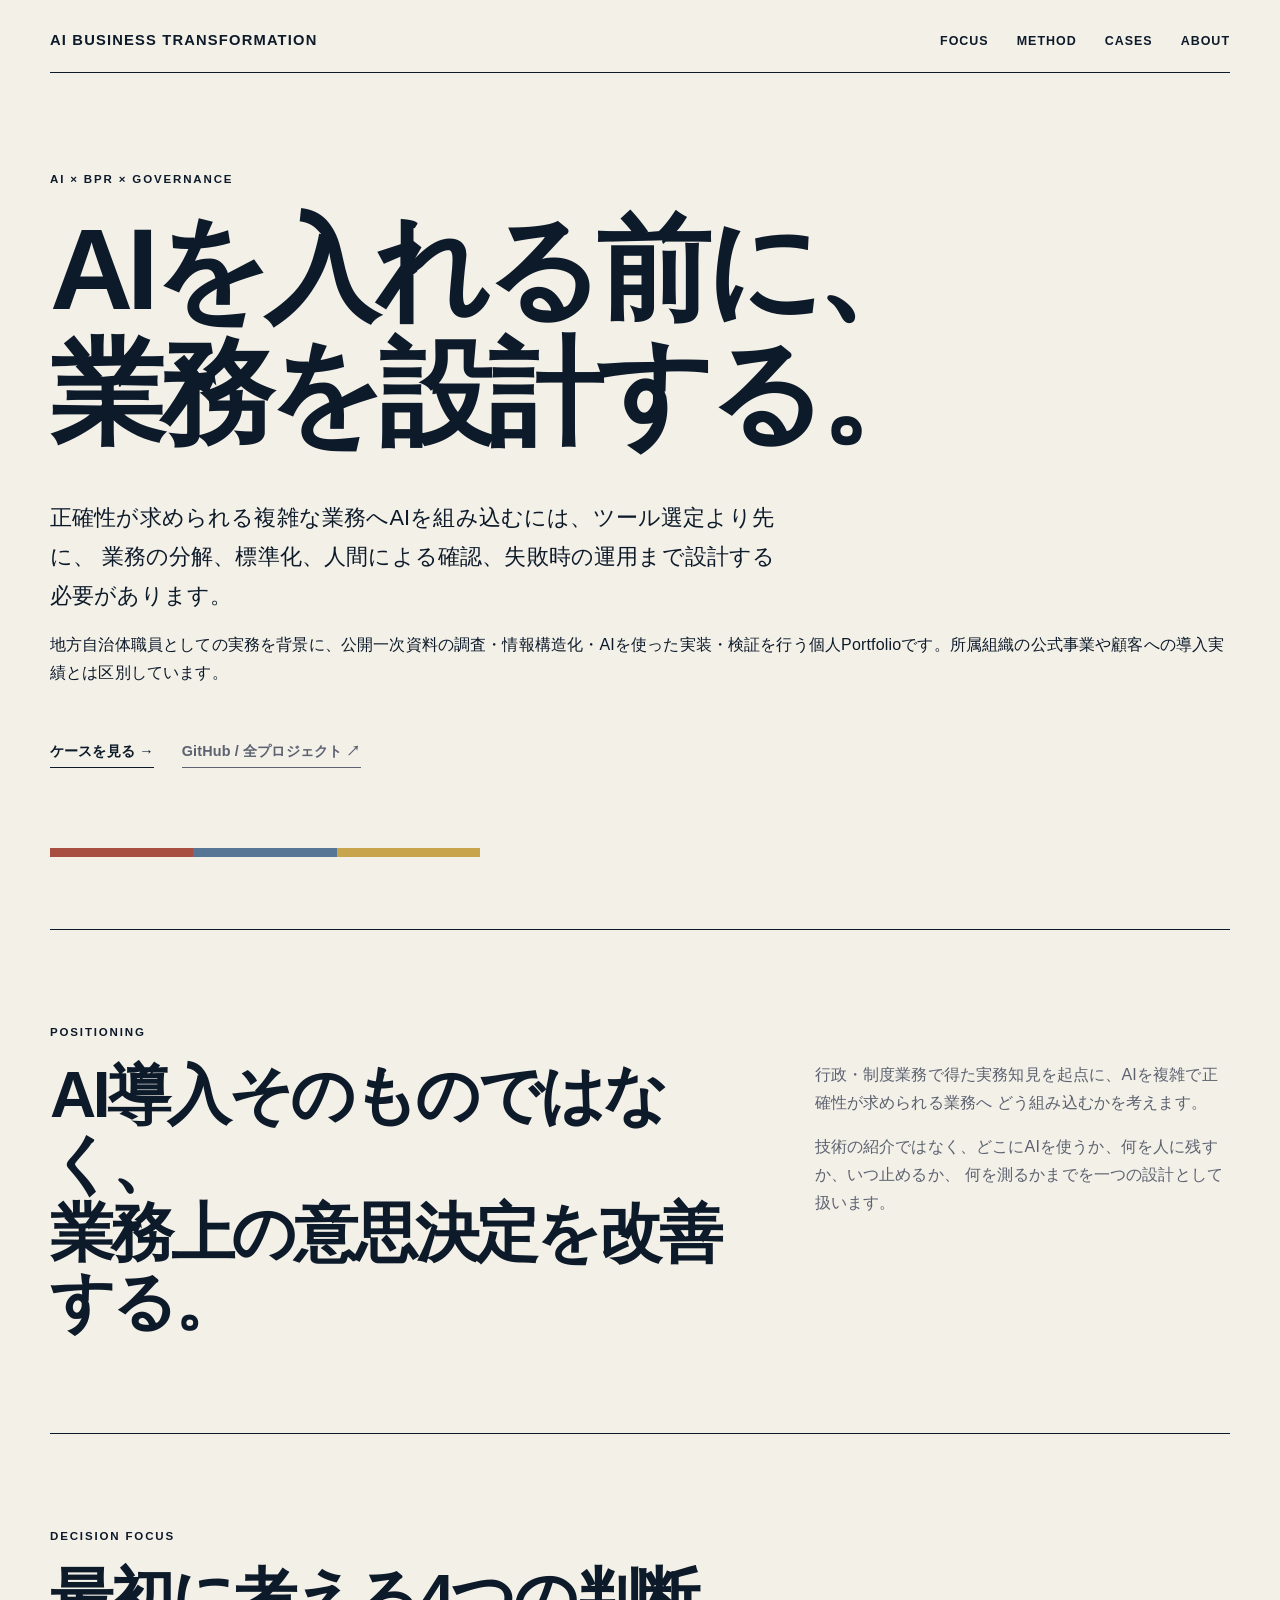
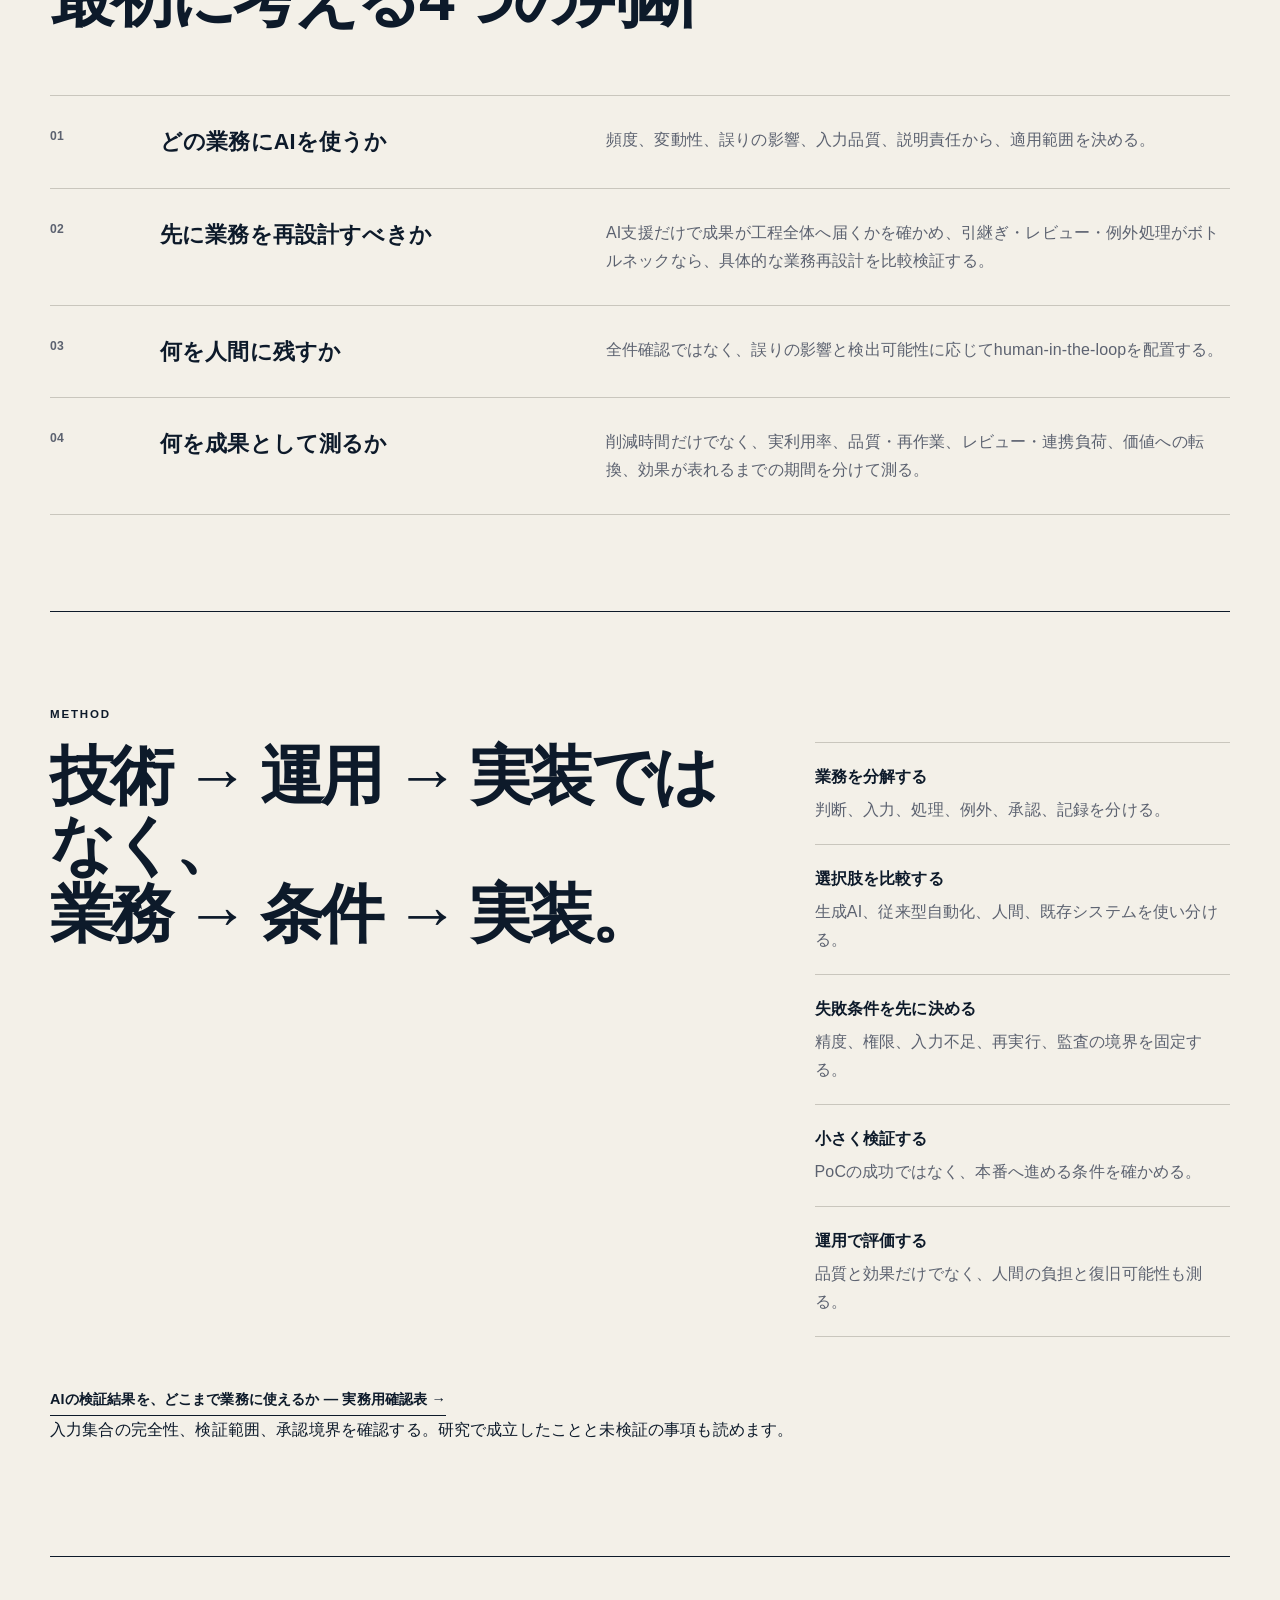
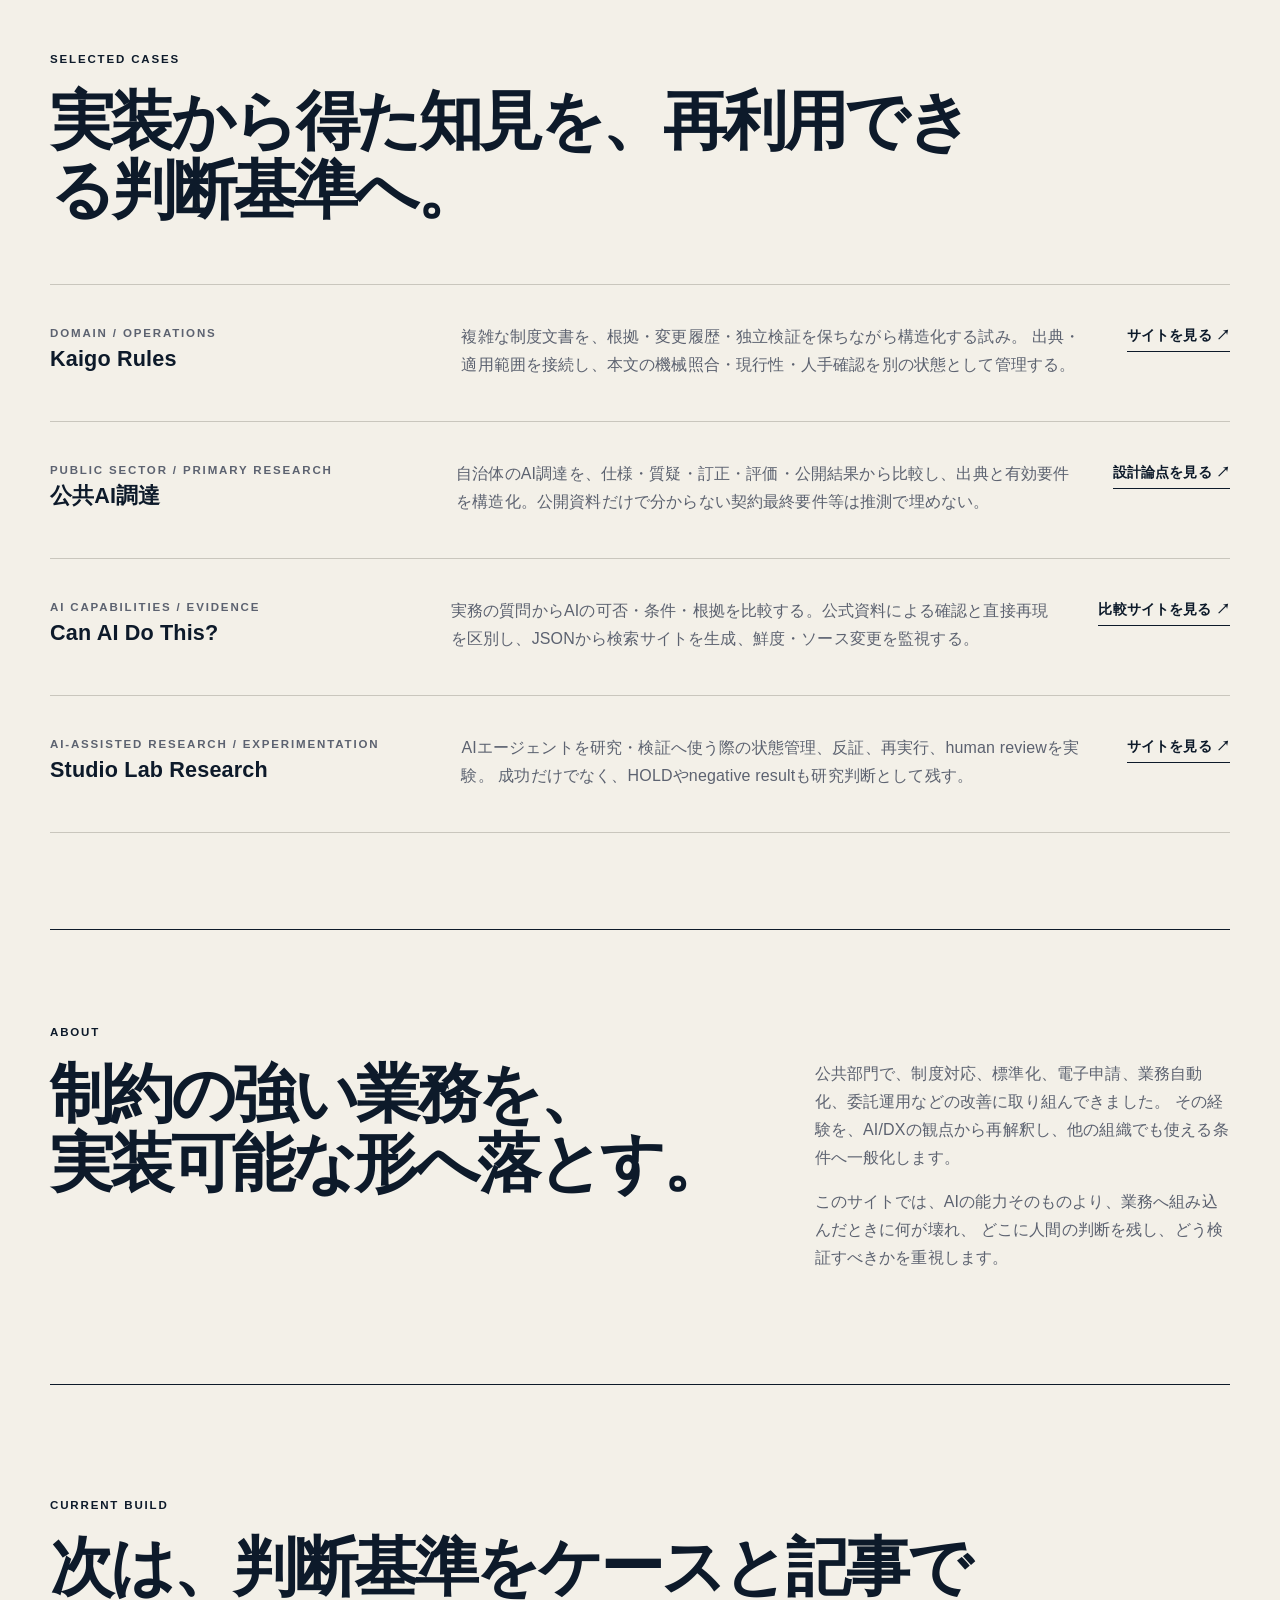
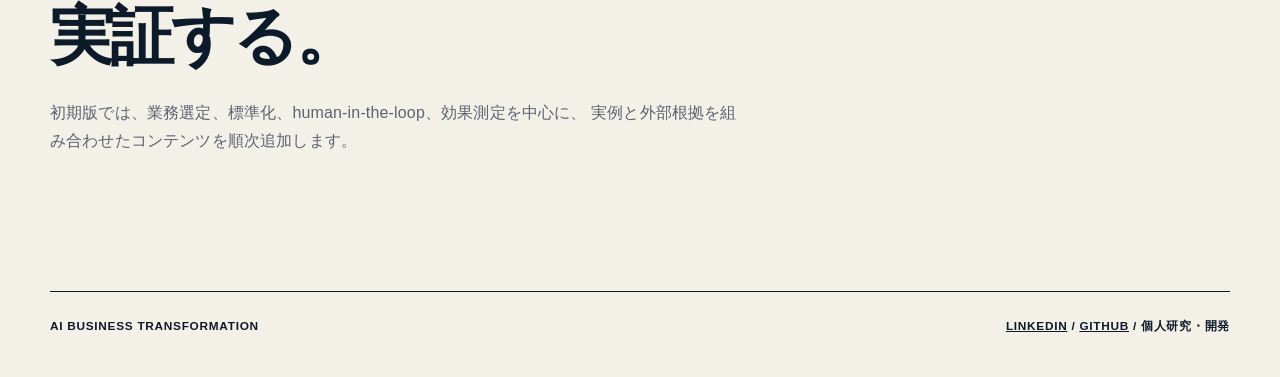
<file: index.html>
<!doctype html>
<html lang="ja">
<head>
  <meta charset="utf-8">
  <meta name="viewport" content="width=device-width, initial-scale=1">
  <meta name="description" content="複雑な業務にAIをどう組み込み、運用できる形まで設計するかを扱うポートフォリオサイト。">
  <meta name="google-site-verification" content="rybNwXzPP_yRhV4fB5N2cxikvr3Dd0KttTecNuRNqP8" />
  <title>AI Business Transformation</title>
  <link rel="stylesheet" href="styles.css">
</head>
<body>
  <header class="site-header">
    <a class="brand" href="#top">AI Business Transformation</a>
    <nav aria-label="主要ナビゲーション">
      <a href="#focus">Focus</a>
      <a href="#method">Method</a>
      <a href="#cases">Cases</a>
      <a href="#about">About</a>
    </nav>
  </header>

  <main id="top">
    <section class="hero">
      <div class="eyebrow">AI × BPR × GOVERNANCE</div>
      <h1>AIを入れる前に、<br>業務を設計する。</h1>
      <p class="lead">
        正確性が求められる複雑な業務へAIを組み込むには、ツール選定より先に、
        業務の分解、標準化、人間による確認、失敗時の運用まで設計する必要があります。
      </p>
      <p>地方自治体職員としての実務を背景に、公開一次資料の調査・情報構造化・AIを使った実装・検証を行う個人Portfolioです。所属組織の公式事業や顧客への導入実績とは区別しています。</p>
      <div class="hero-actions">
        <a class="text-link" href="#cases">ケースを見る <span aria-hidden="true">→</span></a>
        <a class="text-link muted" href="https://github.com/Josh-Temple">GitHub / 全プロジェクト <span aria-hidden="true">↗</span></a>
      </div>
      <div class="signal-strip" aria-hidden="true">
        <span class="signal signal-red"></span>
        <span class="signal signal-blue"></span>
        <span class="signal signal-yellow"></span>
      </div>
    </section>

    <section class="intro ruled-section">
      <p class="section-kicker">Positioning</p>
      <div class="split">
        <h2>AI導入そのものではなく、<br>業務上の意思決定を改善する。</h2>
        <div class="body-copy">
          <p>
            行政・制度業務で得た実務知見を起点に、AIを複雑で正確性が求められる業務へ
            どう組み込むかを考えます。
          </p>
          <p>
            技術の紹介ではなく、どこにAIを使うか、何を人に残すか、いつ止めるか、
            何を測るかまでを一つの設計として扱います。
          </p>
        </div>
      </div>
    </section>

    <section id="focus" class="ruled-section">
      <p class="section-kicker">Decision Focus</p>
      <h2>最初に考える4つの判断</h2>

      <div class="decision-list">
        <article class="decision-row">
          <div class="decision-no">01</div>
          <h3>どの業務にAIを使うか</h3>
          <p>頻度、変動性、誤りの影響、入力品質、説明責任から、適用範囲を決める。</p>
        </article>
        <article class="decision-row">
          <div class="decision-no">02</div>
          <h3>先に業務を再設計すべきか</h3>
          <p>AI支援だけで成果が工程全体へ届くかを確かめ、引継ぎ・レビュー・例外処理がボトルネックなら、具体的な業務再設計を比較検証する。</p>
        </article>
        <article class="decision-row">
          <div class="decision-no">03</div>
          <h3>何を人間に残すか</h3>
          <p>全件確認ではなく、誤りの影響と検出可能性に応じてhuman-in-the-loopを配置する。</p>
        </article>
        <article class="decision-row">
          <div class="decision-no">04</div>
          <h3>何を成果として測るか</h3>
          <p>削減時間だけでなく、実利用率、品質・再作業、レビュー・連携負荷、価値への転換、効果が表れるまでの期間を分けて測る。</p>
        </article>
      </div>
    </section>

    <section id="method" class="ruled-section">
      <p class="section-kicker">Method</p>
      <div class="split">
        <h2>技術 → 運用 → 実装ではなく、<br>業務 → 条件 → 実装。</h2>
        <ol class="method-list">
          <li><span>業務を分解する</span><p>判断、入力、処理、例外、承認、記録を分ける。</p></li>
          <li><span>選択肢を比較する</span><p>生成AI、従来型自動化、人間、既存システムを使い分ける。</p></li>
          <li><span>失敗条件を先に決める</span><p>精度、権限、入力不足、再実行、監査の境界を固定する。</p></li>
          <li><span>小さく検証する</span><p>PoCの成功ではなく、本番へ進める条件を確かめる。</p></li>
          <li><span>運用で評価する</span><p>品質と効果だけでなく、人間の負担と復旧可能性も測る。</p></li>
        </ol>
      </div>
      <p class="method-resource"><a class="text-link" href="methods/evidence-to-operation.html">AIの検証結果を、どこまで業務に使えるか — 実務用確認表 <span aria-hidden="true">→</span></a><br>入力集合の完全性、検証範囲、承認境界を確認する。研究で成立したことと未検証の事項も読めます。</p>
    </section>

    <section id="cases" class="ruled-section">
      <p class="section-kicker">Selected Cases</p>
      <h2>実装から得た知見を、再利用できる判断基準へ。</h2>

      <div class="case-list">
        <article class="case-row">
          <div>
            <p class="case-type">DOMAIN / OPERATIONS</p>
            <h3>Kaigo Rules</h3>
          </div>
          <p>
            複雑な制度文書を、根拠・変更履歴・独立検証を保ちながら構造化する試み。
            出典・適用範囲を接続し、本文の機械照合・現行性・人手確認を別の状態として管理する。
          </p>
          <a class="text-link" href="https://kaigo-rules.vercel.app/databases">サイトを見る <span aria-hidden="true">↗</span></a>
        </article>

        <article class="case-row">
          <div><p class="case-type">PUBLIC SECTOR / PRIMARY RESEARCH</p><h3>公共AI調達</h3></div>
          <p>自治体のAI調達を、仕様・質疑・訂正・評価・公開結果から比較し、出典と有効要件を構造化。公開資料だけで分からない契約最終要件等は推測で埋めない。</p>
          <a class="text-link" href="https://josh-temple.github.io/public-sector-ai-procurement-japan/insights.html">設計論点を見る <span aria-hidden="true">↗</span></a>
        </article>
        <article class="case-row">
          <div><p class="case-type">AI CAPABILITIES / EVIDENCE</p><h3>Can AI Do This?</h3></div>
          <p>実務の質問からAIの可否・条件・根拠を比較する。公式資料による確認と直接再現を区別し、JSONから検索サイトを生成、鮮度・ソース変更を監視する。</p>
          <a class="text-link" href="https://josh-temple.github.io/can-ai-do-this/">比較サイトを見る <span aria-hidden="true">↗</span></a>
        </article>

        <article class="case-row">
          <div>
            <p class="case-type">AI-ASSISTED RESEARCH / EXPERIMENTATION</p>
            <h3>Studio Lab Research</h3>
          </div>
          <p>
            AIエージェントを研究・検証へ使う際の状態管理、反証、再実行、human reviewを実験。
            成功だけでなく、HOLDやnegative resultも研究判断として残す。
          </p>
          <a class="text-link" href="https://josh-temple.github.io/studio-lab-research/">サイトを見る <span aria-hidden="true">↗</span></a>
        </article>
      </div>
    </section>

    <section id="about" class="ruled-section about">
      <p class="section-kicker">About</p>
      <div class="split">
        <h2>制約の強い業務を、<br>実装可能な形へ落とす。</h2>
        <div class="body-copy">
          <p>
            公共部門で、制度対応、標準化、電子申請、業務自動化、委託運用などの改善に取り組んできました。
            その経験を、AI/DXの観点から再解釈し、他の組織でも使える条件へ一般化します。
          </p>
          <p>
            このサイトでは、AIの能力そのものより、業務へ組み込んだときに何が壊れ、
            どこに人間の判断を残し、どう検証すべきかを重視します。
          </p>
        </div>
      </div>
    </section>

    <section class="closing">
      <p class="section-kicker">Current Build</p>
      <h2>次は、判断基準をケースと記事で実証する。</h2>
      <p>
        初期版では、業務選定、標準化、human-in-the-loop、効果測定を中心に、
        実例と外部根拠を組み合わせたコンテンツを順次追加します。
      </p>
    </section>
  </main>

  <footer>
    <span>AI Business Transformation</span>
    <span><a href="https://www.linkedin.com/in/yoshitaka-terada-a4b917145/">LinkedIn</a> / <a href="https://github.com/Josh-Temple">GitHub</a> / 個人研究・開発</span>
  </footer>
</body>
</html>
</file>
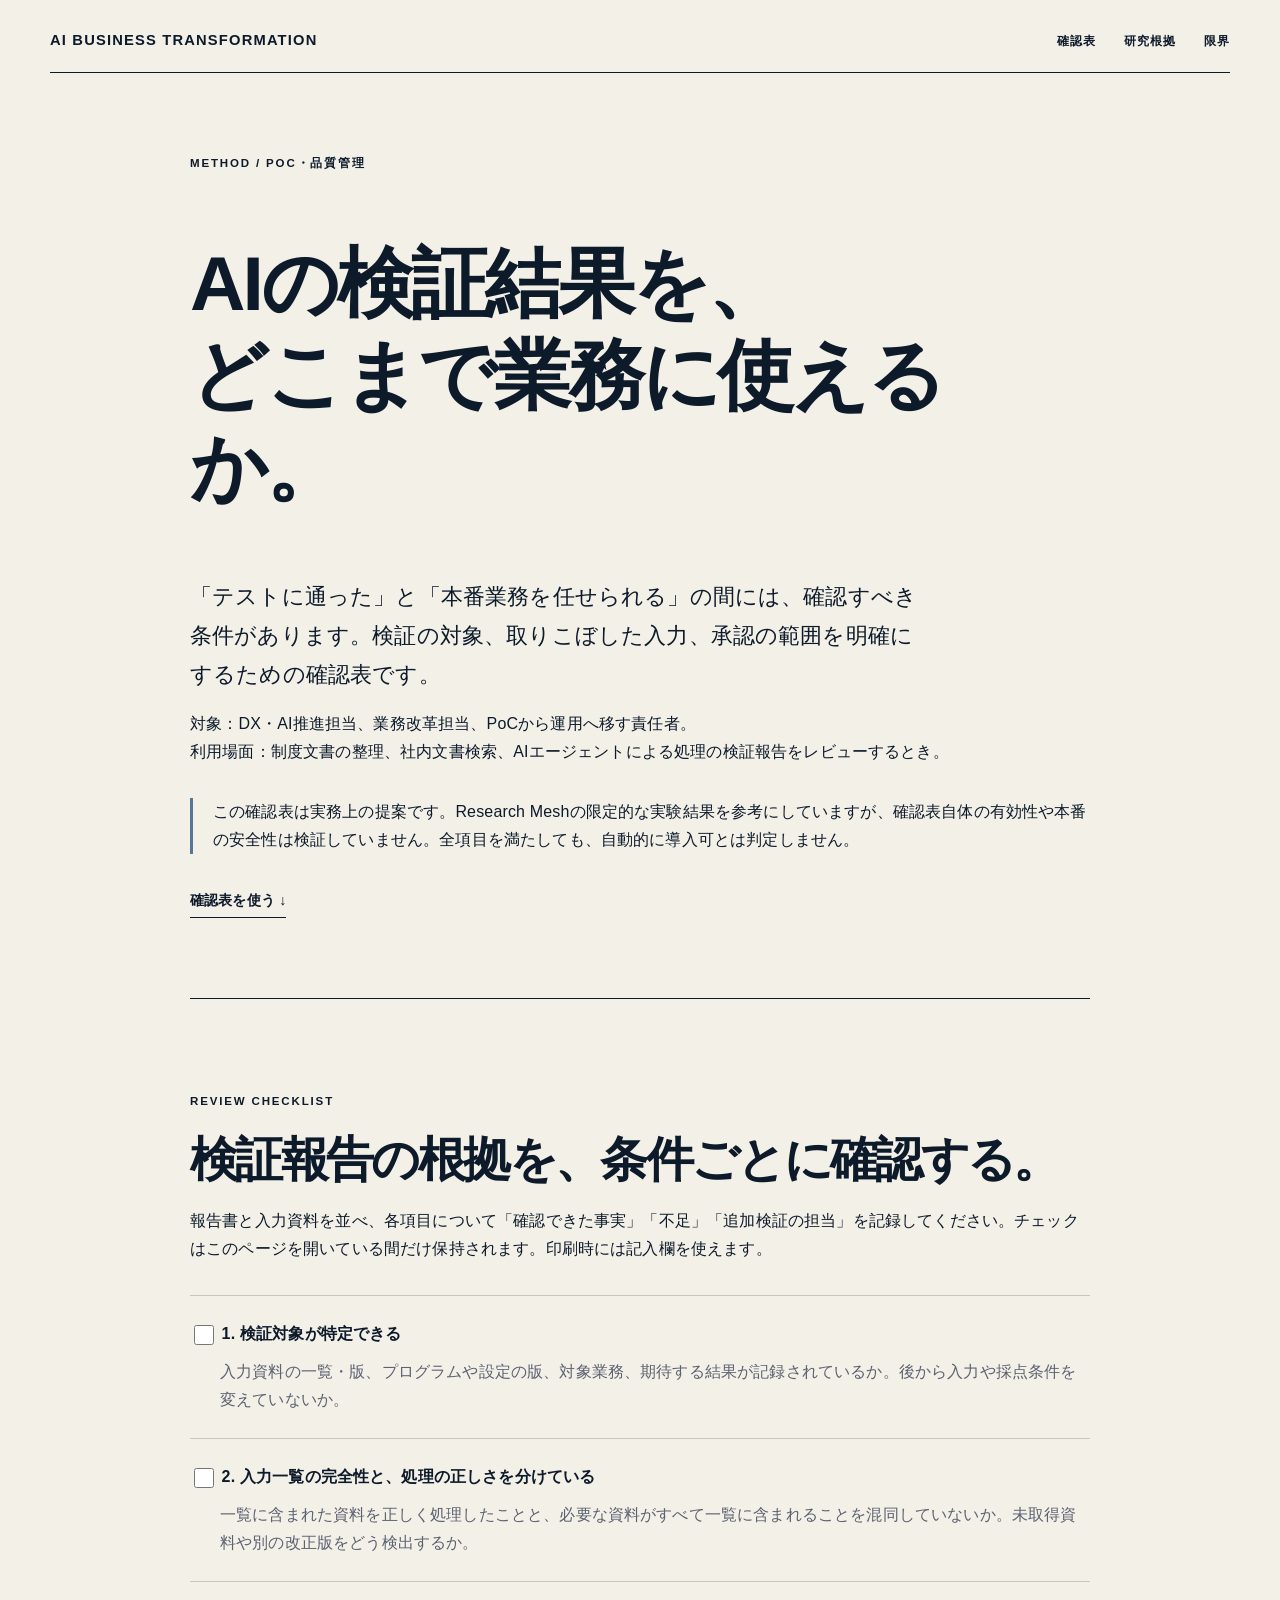
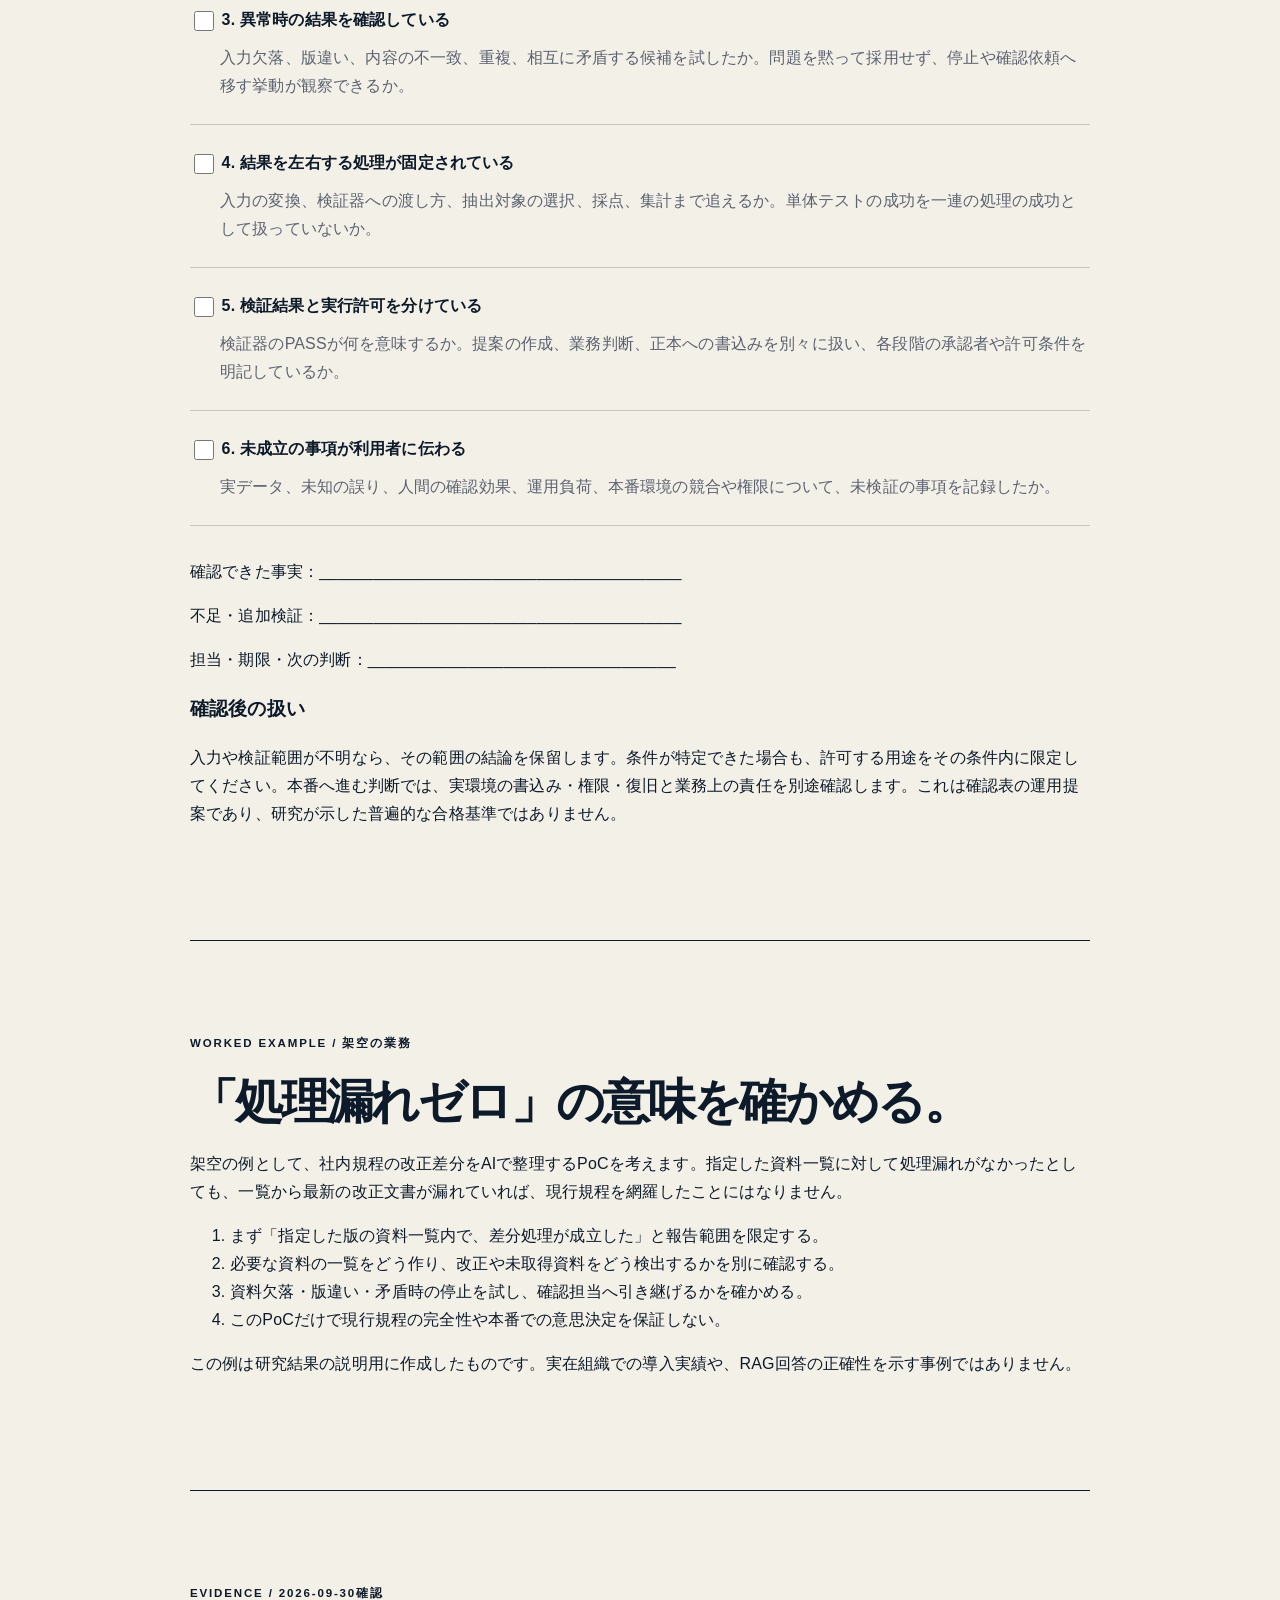
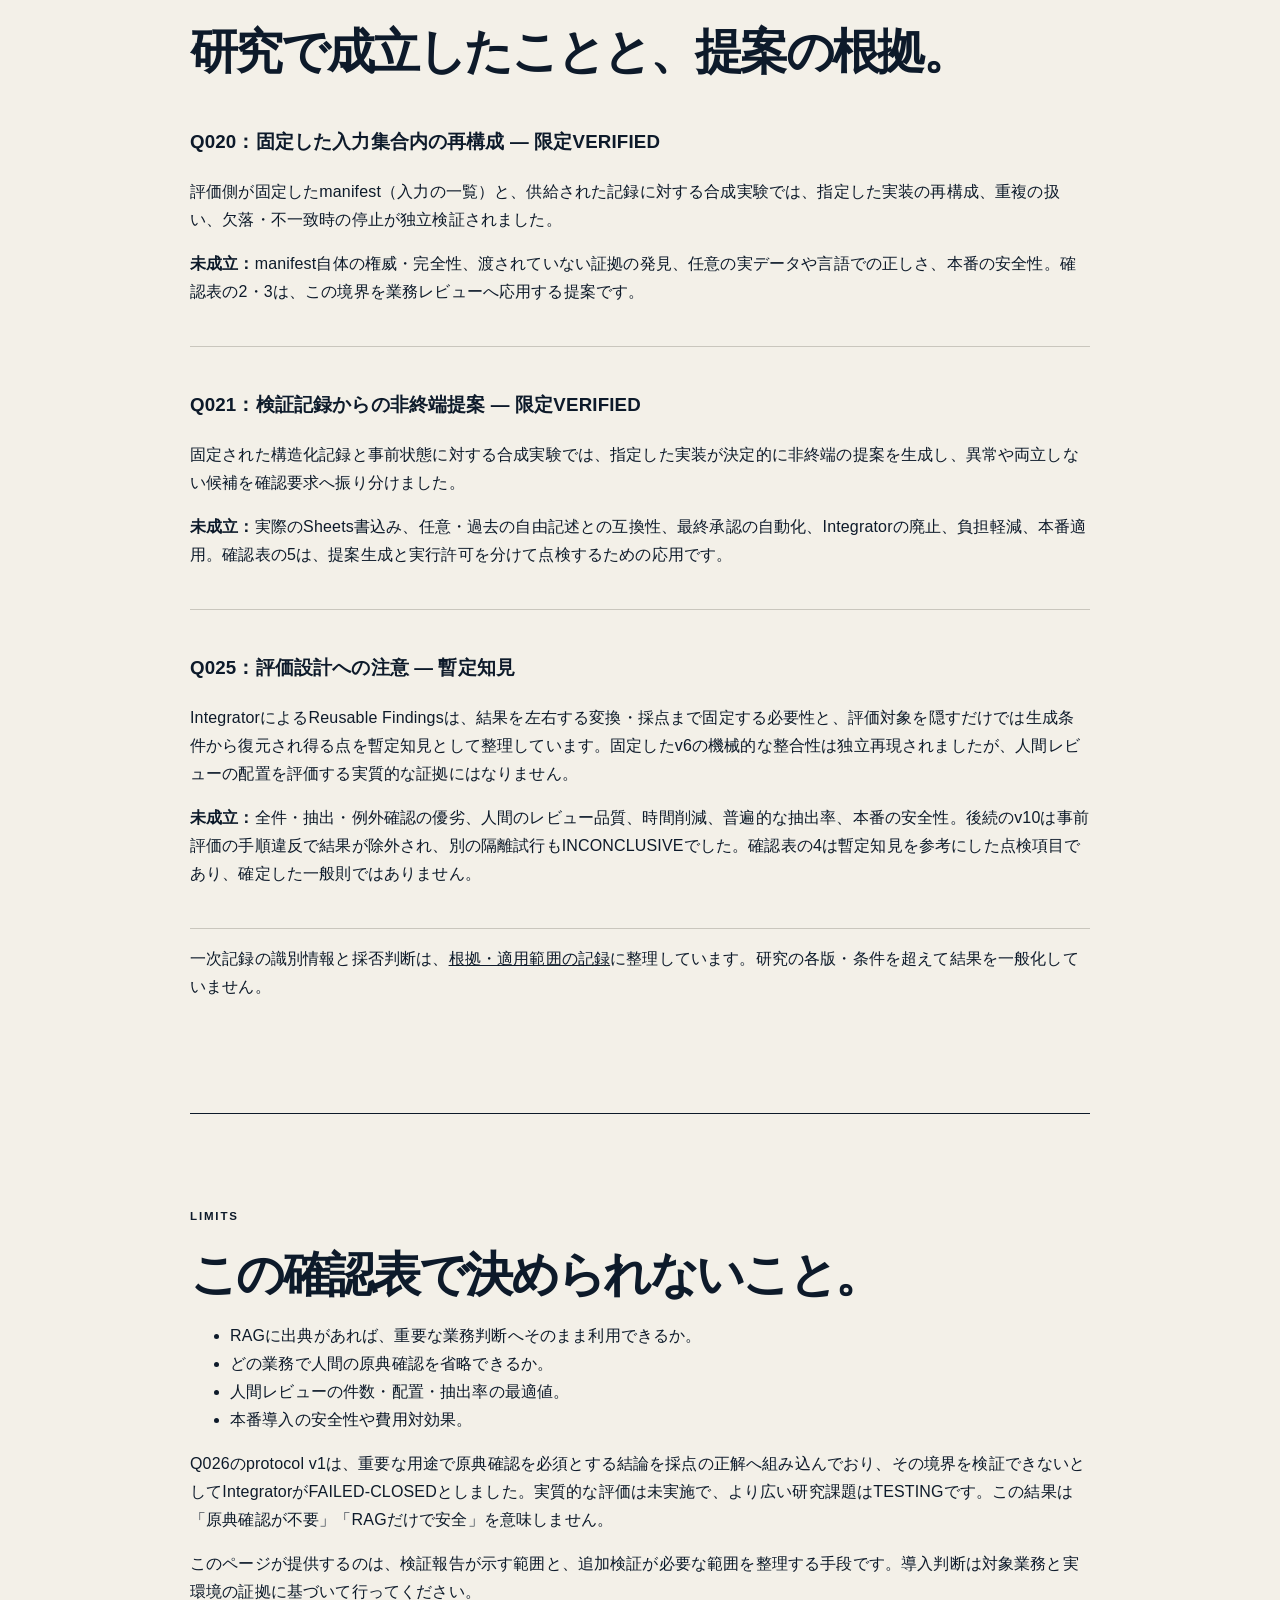
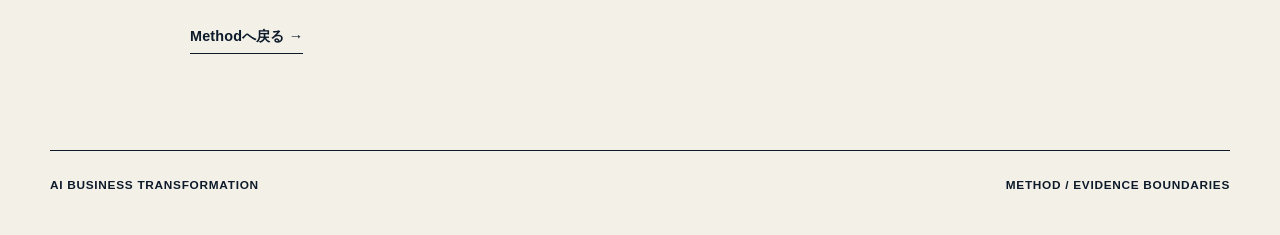
<file: methods/evidence-to-operation.html>
<!doctype html>
<html lang="ja">
<head>
  <meta charset="utf-8">
  <meta name="viewport" content="width=device-width, initial-scale=1">
  <meta name="description" content="AIの検証結果を業務で使う前に、入力集合、検証範囲、承認境界を確認する実務用チェックリスト。限定的な研究成果と実務上の提案を区別します。">
  <title>AIの検証結果を、どこまで業務に使えるか | AI Business Transformation</title>
  <link rel="stylesheet" href="../styles.css">
</head>
<body>
  <header class="site-header">
    <a class="brand" href="../index.html">AI Business Transformation</a>
    <nav aria-label="主要ナビゲーション"><a href="#checklist">確認表</a><a href="#evidence">研究根拠</a><a href="#limits">限界</a></nav>
  </header>
  <main class="method-page">
    <section class="method-intro">
      <p class="section-kicker">Method / PoC・品質管理</p>
      <h1>AIの検証結果を、<br>どこまで業務に使えるか。</h1>
      <p class="lead">「テストに通った」と「本番業務を任せられる」の間には、確認すべき条件があります。検証の対象、取りこぼした入力、承認の範囲を明確にするための確認表です。</p>
      <p>対象：DX・AI推進担当、業務改革担当、PoCから運用へ移す責任者。<br>利用場面：制度文書の整理、社内文書検索、AIエージェントによる処理の検証報告をレビューするとき。</p>
      <p class="evidence-note">この確認表は実務上の提案です。Research Meshの限定的な実験結果を参考にしていますが、確認表自体の有効性や本番の安全性は検証していません。全項目を満たしても、自動的に導入可とは判定しません。</p>
      <a class="text-link" href="#checklist">確認表を使う <span aria-hidden="true">↓</span></a>
    </section>

    <section class="ruled-section" id="checklist">
      <p class="section-kicker">Review Checklist</p>
      <h2>検証報告の根拠を、条件ごとに確認する。</h2>
      <p>報告書と入力資料を並べ、各項目について「確認できた事実」「不足」「追加検証の担当」を記録してください。チェックはこのページを開いている間だけ保持されます。印刷時には記入欄を使えます。</p>
      <form class="review-list" aria-label="検証報告の確認表">
        <label><input type="checkbox"> <strong>1. 検証対象が特定できる</strong><span>入力資料の一覧・版、プログラムや設定の版、対象業務、期待する結果が記録されているか。後から入力や採点条件を変えていないか。</span></label>
        <label><input type="checkbox"> <strong>2. 入力一覧の完全性と、処理の正しさを分けている</strong><span>一覧に含まれた資料を正しく処理したことと、必要な資料がすべて一覧に含まれることを混同していないか。未取得資料や別の改正版をどう検出するか。</span></label>
        <label><input type="checkbox"> <strong>3. 異常時の結果を確認している</strong><span>入力欠落、版違い、内容の不一致、重複、相互に矛盾する候補を試したか。問題を黙って採用せず、停止や確認依頼へ移す挙動が観察できるか。</span></label>
        <label><input type="checkbox"> <strong>4. 結果を左右する処理が固定されている</strong><span>入力の変換、検証器への渡し方、抽出対象の選択、採点、集計まで追えるか。単体テストの成功を一連の処理の成功として扱っていないか。</span></label>
        <label><input type="checkbox"> <strong>5. 検証結果と実行許可を分けている</strong><span>検証器のPASSが何を意味するか。提案の作成、業務判断、正本への書込みを別々に扱い、各段階の承認者や許可条件を明記しているか。</span></label>
        <label><input type="checkbox"> <strong>6. 未成立の事項が利用者に伝わる</strong><span>実データ、未知の誤り、人間の確認効果、運用負荷、本番環境の競合や権限について、未検証の事項を記録したか。</span></label>
      </form>
      <div class="record-lines"><p>確認できた事実：________________________________________</p><p>不足・追加検証：________________________________________</p><p>担当・期限・次の判断：__________________________________</p></div>
      <h3>確認後の扱い</h3>
      <p>入力や検証範囲が不明なら、その範囲の結論を保留します。条件が特定できた場合も、許可する用途をその条件内に限定してください。本番へ進む判断では、実環境の書込み・権限・復旧と業務上の責任を別途確認します。これは確認表の運用提案であり、研究が示した普遍的な合格基準ではありません。</p>
    </section>

    <section class="ruled-section" id="example">
      <p class="section-kicker">Worked Example / 架空の業務</p>
      <h2>「処理漏れゼロ」の意味を確かめる。</h2>
      <p>架空の例として、社内規程の改正差分をAIで整理するPoCを考えます。指定した資料一覧に対して処理漏れがなかったとしても、一覧から最新の改正文書が漏れていれば、現行規程を網羅したことにはなりません。</p>
      <ol>
        <li>まず「指定した版の資料一覧内で、差分処理が成立した」と報告範囲を限定する。</li>
        <li>必要な資料の一覧をどう作り、改正や未取得資料をどう検出するかを別に確認する。</li>
        <li>資料欠落・版違い・矛盾時の停止を試し、確認担当へ引き継げるかを確かめる。</li>
        <li>このPoCだけで現行規程の完全性や本番での意思決定を保証しない。</li>
      </ol>
      <p>この例は研究結果の説明用に作成したものです。実在組織での導入実績や、RAG回答の正確性を示す事例ではありません。</p>
    </section>

    <section class="ruled-section" id="evidence">
      <p class="section-kicker">Evidence / 2026-09-30確認</p>
      <h2>研究で成立したことと、提案の根拠。</h2>
      <div class="evidence-entry"><h3>Q020：固定した入力集合内の再構成 — 限定VERIFIED</h3><p>評価側が固定したmanifest（入力の一覧）と、供給された記録に対する合成実験では、指定した実装の再構成、重複の扱い、欠落・不一致時の停止が独立検証されました。</p><p><strong>未成立：</strong>manifest自体の権威・完全性、渡されていない証拠の発見、任意の実データや言語での正しさ、本番の安全性。確認表の2・3は、この境界を業務レビューへ応用する提案です。</p></div>
      <div class="evidence-entry"><h3>Q021：検証記録からの非終端提案 — 限定VERIFIED</h3><p>固定された構造化記録と事前状態に対する合成実験では、指定した実装が決定的に非終端の提案を生成し、異常や両立しない候補を確認要求へ振り分けました。</p><p><strong>未成立：</strong>実際のSheets書込み、任意・過去の自由記述との互換性、最終承認の自動化、Integratorの廃止、負担軽減、本番適用。確認表の5は、提案生成と実行許可を分けて点検するための応用です。</p></div>
      <div class="evidence-entry"><h3>Q025：評価設計への注意 — 暫定知見</h3><p>IntegratorによるReusable Findingsは、結果を左右する変換・採点まで固定する必要性と、評価対象を隠すだけでは生成条件から復元され得る点を暫定知見として整理しています。固定したv6の機械的な整合性は独立再現されましたが、人間レビューの配置を評価する実質的な証拠にはなりません。</p><p><strong>未成立：</strong>全件・抽出・例外確認の優劣、人間のレビュー品質、時間削減、普遍的な抽出率、本番の安全性。後続のv10は事前評価の手順違反で結果が除外され、別の隔離試行もINCONCLUSIVEでした。確認表の4は暫定知見を参考にした点検項目であり、確定した一般則ではありません。</p></div>
      <p>一次記録の識別情報と採否判断は、<a href="https://github.com/Josh-Temple/ai-business-transformation/blob/main/docs/RESEARCH_MESH_APPLICATION_2026-09-30.md">根拠・適用範囲の記録</a>に整理しています。研究の各版・条件を超えて結果を一般化していません。</p>
    </section>

    <section class="ruled-section" id="limits">
      <p class="section-kicker">Limits</p>
      <h2>この確認表で決められないこと。</h2>
      <ul><li>RAGに出典があれば、重要な業務判断へそのまま利用できるか。</li><li>どの業務で人間の原典確認を省略できるか。</li><li>人間レビューの件数・配置・抽出率の最適値。</li><li>本番導入の安全性や費用対効果。</li></ul>
      <p>Q026のprotocol v1は、重要な用途で原典確認を必須とする結論を採点の正解へ組み込んでおり、その境界を検証できないとしてIntegratorがFAILED-CLOSEDとしました。実質的な評価は未実施で、より広い研究課題はTESTINGです。この結果は「原典確認が不要」「RAGだけで安全」を意味しません。</p>
      <p>このページが提供するのは、検証報告が示す範囲と、追加検証が必要な範囲を整理する手段です。導入判断は対象業務と実環境の証拠に基づいて行ってください。</p>
      <a class="text-link" href="../index.html#method">Methodへ戻る <span aria-hidden="true">→</span></a>
    </section>
  </main>
  <footer><span>AI Business Transformation</span><span>Method / Evidence boundaries</span></footer>
</body>
</html>
</file>
<file: styles.css>
:root {
  --paper: #f3f0e8;
  --ink: #0d1a2a;
  --muted: #5c6270;
  --line: #c9c6bd;
  --red: #a84f42;
  --blue: #577695;
  --yellow: #c8a54d;
  --max: 1180px;
}
* { box-sizing: border-box; }
html { scroll-behavior: smooth; }
body {
  margin: 0;
  background: var(--paper);
  color: var(--ink);
  font-family: Inter, "Noto Sans JP", "Hiragino Kaku Gothic ProN", "Yu Gothic", sans-serif;
  line-height: 1.75;
  letter-spacing: 0.01em;
}
a { color: inherit; }
a:focus-visible, input:focus-visible { outline: 3px solid var(--blue); outline-offset: 5px; }
.method-resource { margin-top: 48px; max-width: 760px; }
.method-page { max-width: 900px; }
.method-intro { padding: 80px 0; }
.method-intro h1 { font-size: clamp(2.4rem, 6vw, 5rem); line-height: 1.2; letter-spacing: -0.04em; }
.method-page section h2 { font-size: clamp(1.8rem, 4vw, 3rem); line-height: 1.3; }
.method-page p, .method-page li { overflow-wrap: anywhere; }
.evidence-note { border-left: 3px solid var(--blue); padding-left: 20px; margin: 32px 0; }
.review-list { border-top: 1px solid var(--line); margin-top: 32px; }
.review-list label { display: block; padding: 24px 0; border-bottom: 1px solid var(--line); cursor: pointer; }
.review-list input { width: 20px; height: 20px; accent-color: var(--blue); vertical-align: middle; }
.review-list span { display: block; margin: 10px 0 0 30px; color: var(--muted); }
.record-lines { margin-top: 32px; }
.evidence-entry { border-bottom: 1px solid var(--line); padding: 24px 0; }

.site-header {
  width: min(calc(100% - 40px), var(--max));
  margin: 0 auto;
  padding: 28px 0 18px;
  display: flex;
  align-items: baseline;
  justify-content: space-between;
  border-bottom: 1px solid var(--ink);
}
.brand {
  font-size: 0.92rem;
  font-weight: 800;
  letter-spacing: 0.08em;
  text-decoration: none;
  text-transform: uppercase;
}
nav { display: flex; gap: 28px; }
nav a {
  font-size: 0.78rem;
  font-weight: 700;
  letter-spacing: 0.08em;
  text-decoration: none;
  text-transform: uppercase;
}
main, footer {
  width: min(calc(100% - 40px), var(--max));
  margin: 0 auto;
}
.hero {
  min-height: 78vh;
  display: flex;
  flex-direction: column;
  justify-content: center;
  padding: 96px 0 72px;
}
.eyebrow, .section-kicker, .case-type {
  margin: 0 0 18px;
  font-size: 0.72rem;
  font-weight: 800;
  letter-spacing: 0.16em;
  text-transform: uppercase;
}
.hero h1, section h2 {
  margin: 0;
  font-weight: 800;
  letter-spacing: -0.055em;
  line-height: 1.08;
}
.hero h1 {
  max-width: 920px;
  font-size: clamp(3.2rem, 9vw, 8.8rem);
}
.lead {
  max-width: 730px;
  margin: 42px 0 0;
  font-size: clamp(1.05rem, 1.7vw, 1.42rem);
  line-height: 1.8;
}
.hero-actions {
  display: flex;
  flex-wrap: wrap;
  gap: 28px;
  margin-top: 36px;
}
.text-link {
  display: inline-block;
  font-size: 0.9rem;
  font-weight: 800;
  text-decoration: none;
  border-bottom: 1px solid var(--ink);
  padding-bottom: 3px;
}
.text-link.muted {
  color: var(--muted);
  border-color: var(--muted);
}
.signal-strip {
  display: flex;
  width: min(430px, 100%);
  height: 9px;
  margin-top: 80px;
}
.signal { display: block; flex: 1; }
.signal-red { background: var(--red); }
.signal-blue { background: var(--blue); }
.signal-yellow { background: var(--yellow); }
.ruled-section {
  padding: 92px 0 96px;
  border-top: 1px solid var(--ink);
}
section h2 {
  max-width: 930px;
  font-size: clamp(2.1rem, 5vw, 5.2rem);
}
.split {
  display: grid;
  grid-template-columns: minmax(0, 1.25fr) minmax(280px, 0.75fr);
  gap: 72px;
  align-items: start;
}
.body-copy {
  max-width: 540px;
  color: var(--muted);
  font-size: 1rem;
}
.body-copy p:first-child { margin-top: 0; }
.decision-list {
  margin-top: 62px;
  border-top: 1px solid var(--line);
}
.decision-row {
  display: grid;
  grid-template-columns: 80px minmax(220px, 0.8fr) minmax(280px, 1.2fr);
  gap: 30px;
  padding: 30px 0;
  border-bottom: 1px solid var(--line);
}
.decision-no {
  font-size: 0.76rem;
  font-weight: 800;
  color: var(--muted);
}
.decision-row h3, .case-row h3 {
  margin: 0;
  font-size: 1.35rem;
  line-height: 1.45;
}
.decision-row p, .case-row p {
  margin: 0;
  color: var(--muted);
}
.method-list {
  margin: 0;
  padding: 0;
  list-style: none;
  border-top: 1px solid var(--line);
}
.method-list li {
  padding: 20px 0;
  border-bottom: 1px solid var(--line);
}
.method-list span {
  display: block;
  margin-bottom: 5px;
  font-weight: 800;
}
.method-list p {
  margin: 0;
  color: var(--muted);
}
.case-list {
  margin-top: 58px;
  border-top: 1px solid var(--line);
}
.case-row {
  display: grid;
  grid-template-columns: minmax(220px, 0.8fr) minmax(320px, 1.35fr) auto;
  gap: 42px;
  align-items: start;
  padding: 38px 0 42px;
  border-bottom: 1px solid var(--line);
}
.case-type {
  margin-bottom: 10px;
  color: var(--muted);
}
.closing {
  padding: 110px 0 120px;
  border-top: 1px solid var(--ink);
}
.closing p:last-child {
  max-width: 690px;
  margin-top: 28px;
  color: var(--muted);
}
footer {
  display: flex;
  justify-content: space-between;
  gap: 24px;
  padding: 24px 0 40px;
  border-top: 1px solid var(--ink);
  font-size: 0.74rem;
  font-weight: 700;
  letter-spacing: 0.06em;
  text-transform: uppercase;
}
@media (max-width: 820px) {
  .site-header { align-items: flex-start; gap: 20px; }
  nav { gap: 14px; flex-wrap: wrap; justify-content: flex-end; }
  .hero { min-height: auto; padding: 84px 0 70px; }
  .split, .decision-row, .case-row { grid-template-columns: 1fr; gap: 18px; }
  .split { gap: 38px; }
  .decision-no { margin-bottom: -8px; }
  .case-row .text-link { justify-self: start; }
}
@media (max-width: 560px) {
  .site-header, main, footer { width: min(calc(100% - 28px), var(--max)); }
  .site-header { display: block; padding-top: 20px; }
  nav { margin-top: 16px; justify-content: flex-start; }
  nav a { font-size: 0.7rem; }
  .hero h1 { font-size: clamp(3rem, 17vw, 5.8rem); }
  .ruled-section { padding: 70px 0 74px; }
  section h2 { font-size: clamp(2rem, 11vw, 3.8rem); }
  footer { display: block; }
  footer span { display: block; margin-bottom: 8px; }
}

@media print {
  body { background: white; color: black; }
  .site-header nav, footer, .method-resource { display: none; }
  main, .method-page { width: 100%; max-width: none; }
  .method-intro, .ruled-section { padding: 24px 0; }
  .method-intro h1 { font-size: 26pt; }
  .method-page section h2 { font-size: 20pt; }
  .review-list label, .evidence-entry { break-inside: avoid; }
  .record-lines p { white-space: normal; }
}
</file>
